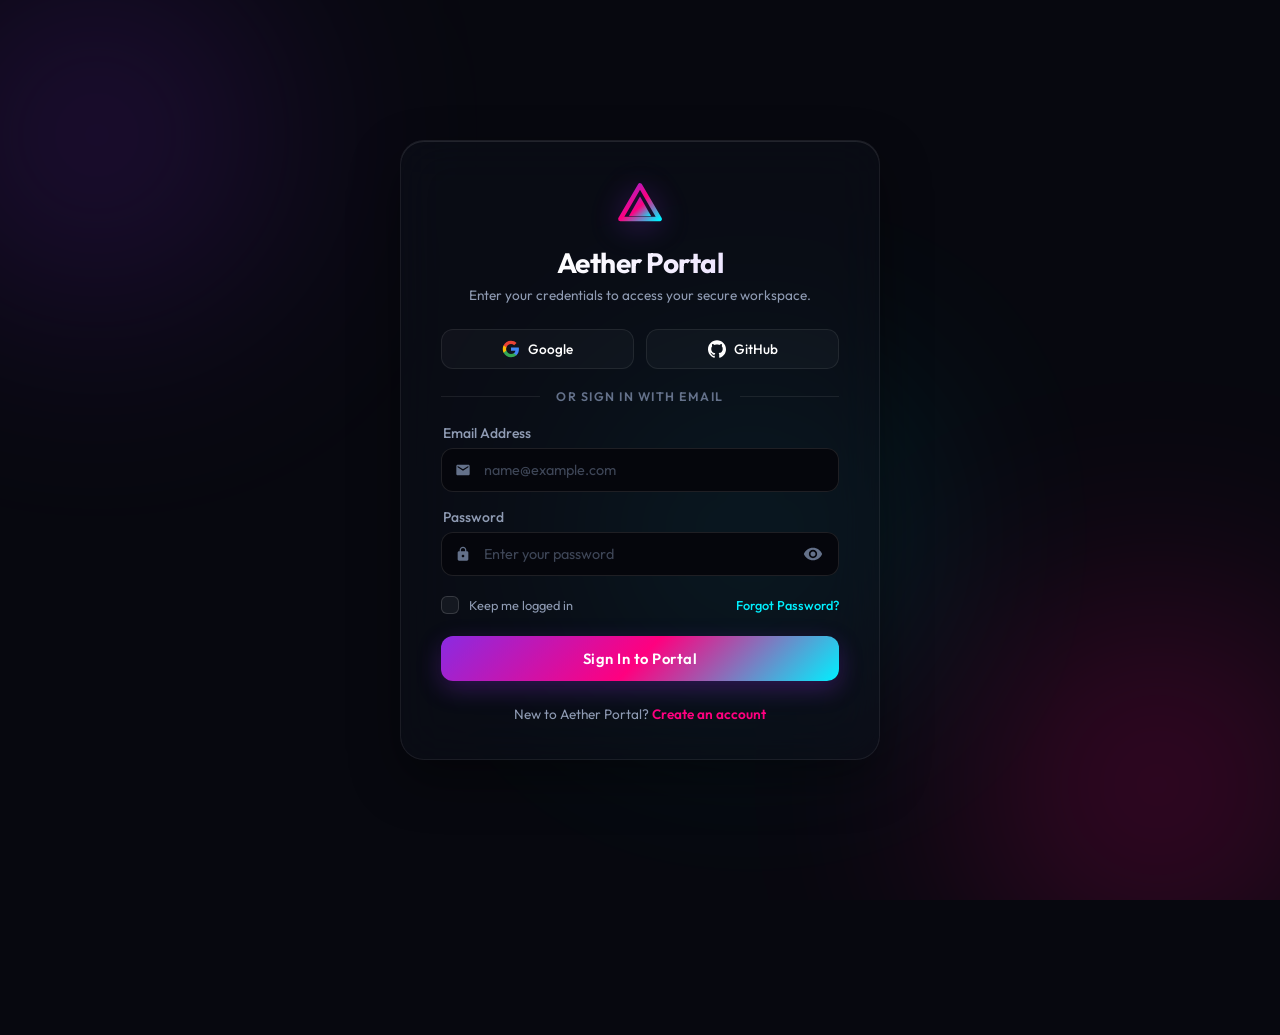
<file: index.html>
<!DOCTYPE html>
<html lang="en">
<head>
    <meta charset="UTF-8">
    <meta name="viewport" content="width=device-width, initial-scale=1.0">
    <title>Sleek Portal | Sign In</title>
    <!-- Meta Description for SEO -->
    <meta name="description" content="Access your workspace securely using our premium, glassmorphic login interface featuring biometric-level visual aesthetics.">
    <!-- Google Fonts: Outfit -->
    <link rel="preconnect" href="https://fonts.googleapis.com">
    <link rel="preconnect" href="https://fonts.gstatic.com" crossorigin>
    <link href="https://fonts.googleapis.com/css2?family=Outfit:wght@300;400;500;600;700;800&display=swap" rel="stylesheet">
    <link rel="stylesheet" href="style.css">
</head>
<body>
    <!-- Decorative Ambient Background Blobs -->
    <div class="bg-blob blob-1" id="blob1"></div>
    <div class="bg-blob blob-2" id="blob2"></div>
    <div class="bg-blob blob-3" id="blob3"></div>

    <!-- Mouse Tracking Spotlight Spot -->
    <div class="mouse-spotlight" id="mouseSpotlight"></div>

    <!-- Main Container -->
    <main class="login-wrapper">
        <div class="login-card" id="loginCard">
            <!-- Glass Overlay Border Glow -->
            <div class="card-glow"></div>
            
            <div class="card-content">
                <!-- Branding Header -->
                <header class="brand-header">
                    <div class="brand-logo">
                        <svg viewBox="0 0 100 100" xmlns="http://www.w3.org/2000/svg">
                            <defs>
                                <linearGradient id="logoGrad" x1="0%" y1="0%" x2="100%" y2="100%">
                                    <stop offset="0%" stop-color="#8a2be2" />
                                    <stop offset="50%" stop-color="#ff007f" />
                                    <stop offset="100%" stop-color="#00f0ff" />
                                </linearGradient>
                            </defs>
                            <polygon points="50,15 85,75 15,75" fill="none" stroke="url(#logoGrad)" stroke-width="8" stroke-linejoin="round"/>
                            <polygon points="50,35 70,70 30,70" fill="url(#logoGrad)" stroke-linejoin="round"/>
                        </svg>
                    </div>
                    <h1 class="brand-title">Aether Portal</h1>
                    <p class="brand-subtitle">Enter your credentials to access your secure workspace.</p>
                </header>

                <!-- Social Authentication -->
                <div class="social-login-container">
                    <button class="social-btn" id="btnGoogle" type="button" aria-label="Sign in with Google">
                        <svg class="icon" viewBox="0 0 24 24" xmlns="http://www.w3.org/2000/svg">
                            <path d="M22.56 12.25c0-.78-.07-1.53-.2-2.25H12v4.26h5.92c-.26 1.37-1.04 2.53-2.21 3.31v2.77h3.57c2.08-1.92 3.28-4.74 3.28-8.09z" fill="#4285F4"/>
                            <path d="M12 23c2.97 0 5.46-.98 7.28-2.66l-3.57-2.77c-.98.66-2.23 1.06-3.71 1.06-2.86 0-5.29-1.93-6.16-4.53H2.18v2.84C3.99 20.53 7.7 23 12 23z" fill="#34A853"/>
                            <path d="M5.84 14.09c-.22-.66-.35-1.36-.35-2.09s.13-1.43.35-2.09V7.06H2.18C1.43 8.55 1 10.22 1 12s.43 3.45 1.18 4.94l2.85-2.22.81-.63z" fill="#FBBC05"/>
                            <path d="M12 5.38c1.62 0 3.06.56 4.21 1.64l3.15-3.15C17.45 2.09 14.97 1 12 1 7.7 1 3.99 3.47 2.18 7.06l3.66 2.84c.87-2.6 3.3-4.53 6.16-4.53z" fill="#EA4335"/>
                        </svg>
                        <span>Google</span>
                    </button>
                    <button class="social-btn" id="btnGithub" type="button" aria-label="Sign in with GitHub">
                        <svg class="icon" viewBox="0 0 24 24" xmlns="http://www.w3.org/2000/svg">
                            <path d="M12 .297c-6.63 0-12 5.373-12 12 0 5.303 3.438 9.8 8.205 11.385.6.113.82-.258.82-.577 0-.285-.01-1.04-.015-2.04-3.338.724-4.042-1.61-4.042-1.61C4.422 18.07 3.633 17.7 3.633 17.7c-1.087-.744.084-.729.084-.729 1.205.084 1.838 1.236 1.838 1.236 1.07 1.835 2.809 1.305 3.495.998.108-.776.417-1.305.76-1.605-2.665-.3-5.466-1.332-5.466-5.93 0-1.31.465-2.38 1.235-3.22-.135-.303-.54-1.523.105-3.176 0 0 1.005-.322 3.3 1.23.96-.267 1.98-.399 3-.405 1.02.006 2.04.138 3 .405 2.28-1.552 3.285-1.23 3.285-1.23.645 1.653.24 2.873.12 3.176.765.84 1.23 1.91 1.23 3.22 0 4.61-2.805 5.625-5.475 5.92.42.36.81 1.096.81 2.22 0 1.606-.015 2.896-.015 3.286 0 .315.21.69.825.57C20.565 22.092 24 17.592 24 12.297c0-6.627-5.373-12-12-12" fill="#FFFFFF"/>
                        </svg>
                        <span>GitHub</span>
                    </button>
                </div>

                <div class="divider">
                    <span>or sign in with email</span>
                </div>

                <!-- Form Section -->
                <form class="login-form" id="loginForm" novalidate>
                    <!-- Email Field -->
                    <div class="input-group" id="groupEmail">
                        <label class="input-label" for="txtEmail">Email Address</label>
                        <div class="input-container">
                            <span class="input-icon">
                                <svg viewBox="0 0 24 24" xmlns="http://www.w3.org/2000/svg">
                                    <path d="M20 4H4c-1.1 0-1.99.9-1.99 2L2 18c0 1.1.9 2 2 2h16c1.1 0 2-.9 2-2V6c0-1.1-.9-2-2-2zm0 4l-8 5-8-5V6l8 5 8-5v2z" fill="currentColor"/>
                                </svg>
                            </span>
                            <input 
                                type="email" 
                                id="txtEmail" 
                                class="form-input" 
                                placeholder="name@example.com" 
                                autocomplete="email" 
                                required
                            >
                            <span class="validity-indicator">
                                <svg viewBox="0 0 24 24" class="valid-icon" xmlns="http://www.w3.org/2000/svg">
                                    <polyline points="20 6 9 17 4 12" fill="none" stroke="currentColor" stroke-width="3" stroke-linecap="round" stroke-linejoin="round"/>
                                </svg>
                            </span>
                        </div>
                        <span class="error-message" id="errEmail">Please enter a valid email address</span>
                    </div>

                    <!-- Password Field -->
                    <div class="input-group" id="groupPassword">
                        <label class="input-label" for="txtPassword">Password</label>
                        <div class="input-container">
                            <span class="input-icon">
                                <svg viewBox="0 0 24 24" xmlns="http://www.w3.org/2000/svg">
                                    <path d="M18 8h-1V6c0-2.76-2.24-5-5-5S7 3.24 7 6v2H6c-1.1 0-2 .9-2 2v10c0 1.1.9 2 2 2h12c1.1 0 2-.9 2-2V10c0-1.1-.9-2-2-2zm-6 9c-1.1 0-2-.9-2-2s.9-2 2-2 2 .9 2 2-.9 2-2 2zm3.1-9H8.9V6c0-1.71 1.39-3.1 3.1-3.1 1.71 0 3.1 1.39 3.1 3.1v2z" fill="currentColor"/>
                                </svg>
                            </span>
                            <input 
                                type="password" 
                                id="txtPassword" 
                                class="form-input" 
                                placeholder="Enter your password" 
                                autocomplete="current-password" 
                                required
                            >
                            <button type="button" class="btn-toggle-password" id="btnTogglePassword" aria-label="Toggle password visibility">
                                <!-- Eye Open Icon -->
                                <svg class="icon-eye-open" viewBox="0 0 24 24" xmlns="http://www.w3.org/2000/svg">
                                    <path d="M12 4.5C7 4.5 2.73 7.61 1 12c1.73 4.39 6 7.5 11 7.5s9.27-3.11 11-7.5c-1.73-4.39-6-7.5-11-7.5zM12 17c-2.76 0-5-2.24-5-5s2.24-5 5-5 5 2.24 5 5-2.24 5-5 5zm0-8c-1.66 0-3 1.34-3 3s1.34 3 3 3 3-1.34 3-3-1.34-3-3-3z" fill="currentColor"/>
                                </svg>
                                <!-- Eye Closed Icon (Hidden initially) -->
                                <svg class="icon-eye-closed hide" viewBox="0 0 24 24" xmlns="http://www.w3.org/2000/svg">
                                    <path d="M12 7c2.76 0 5 2.24 5 5 0 .65-.13 1.26-.36 1.82l2.92 2.92c1.51-1.39 2.69-3.21 3.44-5.24-1.73-4.39-6-7.5-11-7.5-1.4 0-2.74.25-3.98.7l2.16 2.16C10.74 7.13 11.35 7 12 7zM2 4.27l2.28 2.28.46.46C3.08 8.3 1.78 10.02 1 12c1.73 4.39 6 7.5 11 7.5 1.55 0 3.03-.3 4.38-.84l.42.42L19.73 22 21 20.73 3.27 3 2 4.27zM7.53 9.8l1.55 1.55c-.05.21-.08.43-.08.65 0 1.66 1.34 3 3 3 .22 0 .44-.03.65-.08l1.55 1.55c-.67.33-1.41.53-2.2.53-2.76 0-5-2.24-5-5 0-.79.2-1.53.53-2.2zm4.31-.78l3.15 3.15.02-.16c0-1.66-1.34-3-3-3l-.17.01z" fill="currentColor"/>
                                </svg>
                            </button>
                        </div>
                        <span class="error-message" id="errPassword">Password must be at least 6 characters</span>
                    </div>

                    <!-- Helpers Row (Remember Me & Forgot Password) -->
                    <div class="form-helpers">
                        <label class="remember-me-container">
                            <input type="checkbox" id="chkRemember">
                            <span class="custom-checkbox">
                                <svg viewBox="0 0 24 24" xmlns="http://www.w3.org/2000/svg">
                                    <polyline points="20 6 9 17 4 12" fill="none" stroke="currentColor" stroke-width="4" stroke-linecap="round" stroke-linejoin="round"/>
                                </svg>
                            </span>
                            <span class="checkbox-label">Keep me logged in</span>
                        </label>
                        <a href="#" class="forgot-password-link" id="lnkForgot">Forgot Password?</a>
                    </div>

                    <!-- Action Button -->
                    <button type="submit" class="btn-submit" id="btnSubmit">
                        <span class="btn-text">Sign In to Portal</span>
                        <div class="loader" id="submitLoader"></div>
                    </button>
                </form>

                <!-- Signup Prompt -->
                <footer class="card-footer">
                    <p>New to Aether Portal? <a href="signup.html" class="signup-link">Create an account</a></p>
                </footer>
            </div>
        </div>
    </main>

    <!-- Toast Notification Container -->
    <div class="toast-container" id="toastContainer"></div>

    <script src="app.js"></script>
</body>
</html>
</file>
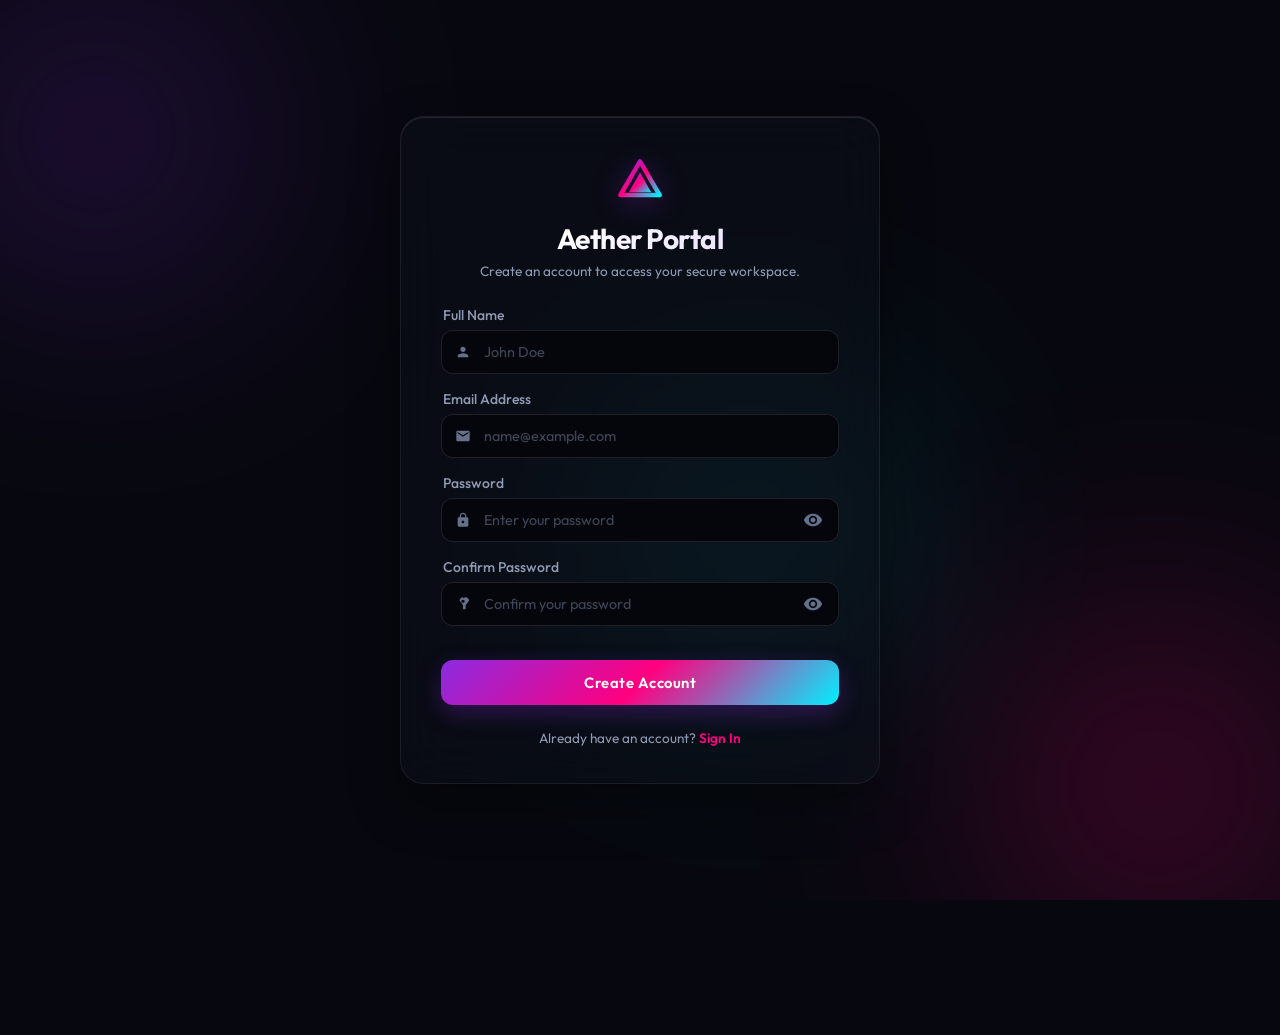
<file: signup.html>
<!DOCTYPE html>
<html lang="en">
<head>
    <meta charset="UTF-8">
    <meta name="viewport" content="width=device-width, initial-scale=1.0">
    <title>Sleek Portal | Sign Up</title>
    <!-- Meta Description for SEO -->
    <meta name="description" content="Create your workspace securely using our premium, glassmorphic login interface featuring biometric-level visual aesthetics.">
    <!-- Google Fonts: Outfit -->
    <link rel="preconnect" href="https://fonts.googleapis.com">
    <link rel="preconnect" href="https://fonts.gstatic.com" crossorigin>
    <link href="https://fonts.googleapis.com/css2?family=Outfit:wght@300;400;500;600;700;800&display=swap" rel="stylesheet">
    <link rel="stylesheet" href="style.css">
</head>
<body>
    <!-- Decorative Ambient Background Blobs -->
    <div class="bg-blob blob-1" id="blob1"></div>
    <div class="bg-blob blob-2" id="blob2"></div>
    <div class="bg-blob blob-3" id="blob3"></div>

    <!-- Mouse Tracking Spotlight Spot -->
    <div class="mouse-spotlight" id="mouseSpotlight"></div>

    <!-- Main Container -->
    <main class="login-wrapper">
        <div class="login-card" id="loginCard">
            <!-- Glass Overlay Border Glow -->
            <div class="card-glow"></div>
            
            <div class="card-content">
                <!-- Branding Header -->
                <header class="brand-header">
                    <div class="brand-logo">
                        <svg viewBox="0 0 100 100" xmlns="http://www.w3.org/2000/svg">
                            <defs>
                                <linearGradient id="logoGrad" x1="0%" y1="0%" x2="100%" y2="100%">
                                    <stop offset="0%" stop-color="#8a2be2" />
                                    <stop offset="50%" stop-color="#ff007f" />
                                    <stop offset="100%" stop-color="#00f0ff" />
                                </linearGradient>
                            </defs>
                            <polygon points="50,15 85,75 15,75" fill="none" stroke="url(#logoGrad)" stroke-width="8" stroke-linejoin="round"/>
                            <polygon points="50,35 70,70 30,70" fill="url(#logoGrad)" stroke-linejoin="round"/>
                        </svg>
                    </div>
                    <h1 class="brand-title">Aether Portal</h1>
                    <p class="brand-subtitle">Create an account to access your secure workspace.</p>
                </header>

                <!-- Form Section -->
                <form class="login-form" id="loginForm" novalidate>
                    <!-- Full Name Field -->
                    <div class="input-group" id="groupName">
                        <label class="input-label" for="txtName">Full Name</label>
                        <div class="input-container">
                            <span class="input-icon">
                                <svg viewBox="0 0 24 24" xmlns="http://www.w3.org/2000/svg">
                                    <path d="M12 12c2.21 0 4-1.79 4-4s-1.79-4-4-4-4 1.79-4 4 1.79 4 4 4zm0 2c-2.67 0-8 1.34-8 4v2h16v-2c0-2.66-5.33-4-8-4z" fill="currentColor"/>
                                </svg>
                            </span>
                            <input 
                                type="text" 
                                id="txtName" 
                                class="form-input" 
                                placeholder="John Doe" 
                                autocomplete="name" 
                                required
                            >
                            <span class="validity-indicator">
                                <svg viewBox="0 0 24 24" class="valid-icon" xmlns="http://www.w3.org/2000/svg">
                                    <polyline points="20 6 9 17 4 12" fill="none" stroke="currentColor" stroke-width="3" stroke-linecap="round" stroke-linejoin="round"/>
                                </svg>
                            </span>
                        </div>
                        <span class="error-message" id="errName">Please enter your full name</span>
                    </div>

                    <!-- Email Field -->
                    <div class="input-group" id="groupEmail">
                        <label class="input-label" for="txtEmail">Email Address</label>
                        <div class="input-container">
                            <span class="input-icon">
                                <svg viewBox="0 0 24 24" xmlns="http://www.w3.org/2000/svg">
                                    <path d="M20 4H4c-1.1 0-1.99.9-1.99 2L2 18c0 1.1.9 2 2 2h16c1.1 0 2-.9 2-2V6c0-1.1-.9-2-2-2zm0 4l-8 5-8-5V6l8 5 8-5v2z" fill="currentColor"/>
                                </svg>
                            </span>
                            <input 
                                type="email" 
                                id="txtEmail" 
                                class="form-input" 
                                placeholder="name@example.com" 
                                autocomplete="email" 
                                required
                            >
                            <span class="validity-indicator">
                                <svg viewBox="0 0 24 24" class="valid-icon" xmlns="http://www.w3.org/2000/svg">
                                    <polyline points="20 6 9 17 4 12" fill="none" stroke="currentColor" stroke-width="3" stroke-linecap="round" stroke-linejoin="round"/>
                                </svg>
                            </span>
                        </div>
                        <span class="error-message" id="errEmail">Please enter a valid email address</span>
                    </div>

                    <!-- Password Field -->
                    <div class="input-group" id="groupPassword">
                        <label class="input-label" for="txtPassword">Password</label>
                        <div class="input-container">
                            <span class="input-icon">
                                <svg viewBox="0 0 24 24" xmlns="http://www.w3.org/2000/svg">
                                    <path d="M18 8h-1V6c0-2.76-2.24-5-5-5S7 3.24 7 6v2H6c-1.1 0-2 .9-2 2v10c0 1.1.9 2 2 2h12c1.1 0 2-.9 2-2V10c0-1.1-.9-2-2-2zm-6 9c-1.1 0-2-.9-2-2s.9-2 2-2 2 .9 2 2-.9 2-2 2zm3.1-9H8.9V6c0-1.71 1.39-3.1 3.1-3.1 1.71 0 3.1 1.39 3.1 3.1v2z" fill="currentColor"/>
                                </svg>
                            </span>
                            <input 
                                type="password" 
                                id="txtPassword" 
                                class="form-input" 
                                placeholder="Enter your password" 
                                autocomplete="new-password" 
                                required
                            >
                            <button type="button" class="btn-toggle-password" id="btnTogglePassword" aria-label="Toggle password visibility">
                                <!-- Eye Open Icon -->
                                <svg class="icon-eye-open" viewBox="0 0 24 24" xmlns="http://www.w3.org/2000/svg">
                                    <path d="M12 4.5C7 4.5 2.73 7.61 1 12c1.73 4.39 6 7.5 11 7.5s9.27-3.11 11-7.5c-1.73-4.39-6-7.5-11-7.5zM12 17c-2.76 0-5-2.24-5-5s2.24-5 5-5 5 2.24 5 5-2.24 5-5 5zm0-8c-1.66 0-3 1.34-3 3s1.34 3 3 3 3-1.34 3-3-1.34-3-3-3z" fill="currentColor"/>
                                </svg>
                                <!-- Eye Closed Icon (Hidden initially) -->
                                <svg class="icon-eye-closed hide" viewBox="0 0 24 24" xmlns="http://www.w3.org/2000/svg">
                                    <path d="M12 7c2.76 0 5 2.24 5 5 0 .65-.13 1.26-.36 1.82l2.92 2.92c1.51-1.39 2.69-3.21 3.44-5.24-1.73-4.39-6-7.5-11-7.5-1.4 0-2.74.25-3.98.7l2.16 2.16C10.74 7.13 11.35 7 12 7zM2 4.27l2.28 2.28.46.46C3.08 8.3 1.78 10.02 1 12c1.73 4.39 6 7.5 11 7.5 1.55 0 3.03-.3 4.38-.84l.42.42L19.73 22 21 20.73 3.27 3 2 4.27zM7.53 9.8l1.55 1.55c-.05.21-.08.43-.08.65 0 1.66 1.34 3 3 3 .22 0 .44-.03.65-.08l1.55 1.55c-.67.33-1.41.53-2.2.53-2.76 0-5-2.24-5-5 0-.79.2-1.53.53-2.2zm4.31-.78l3.15 3.15.02-.16c0-1.66-1.34-3-3-3l-.17.01z" fill="currentColor"/>
                                </svg>
                            </button>
                        </div>
                        <span class="error-message" id="errPassword">Password must be at least 6 characters</span>
                    </div>

                    <!-- Confirm Password Field -->
                    <div class="input-group" id="groupConfirmPassword">
                        <label class="input-label" for="txtConfirmPassword">Confirm Password</label>
                        <div class="input-container">
                            <span class="input-icon">
                                <svg viewBox="0 0 24 24" xmlns="http://www.w3.org/2000/svg">
                                    <path d="M12 2C9.24 2 7 4.24 7 7l5 7v6h4v-6l5-7c0-2.76-2.24-5-5-5-1.92 0-3.56 1.09-4.34 2.66A4.98 4.98 0 0012 2zm0 8.5c-1.38 0-2.5-1.12-2.5-2.5S10.62 5.5 12 5.5s2.5 1.12 2.5 2.5-1.12 2.5-2.5 2.5z" fill="currentColor"/>
                                </svg>
                            </span>
                            <input 
                                type="password" 
                                id="txtConfirmPassword" 
                                class="form-input" 
                                placeholder="Confirm your password" 
                                autocomplete="new-password" 
                                required
                            >
                            <button type="button" class="btn-toggle-password" id="btnToggleConfirmPassword" aria-label="Toggle password visibility">
                                <!-- Eye Open Icon -->
                                <svg class="icon-eye-open" viewBox="0 0 24 24" xmlns="http://www.w3.org/2000/svg">
                                    <path d="M12 4.5C7 4.5 2.73 7.61 1 12c1.73 4.39 6 7.5 11 7.5s9.27-3.11 11-7.5c-1.73-4.39-6-7.5-11-7.5zM12 17c-2.76 0-5-2.24-5-5s2.24-5 5-5 5 2.24 5 5-2.24 5-5 5zm0-8c-1.66 0-3 1.34-3 3s1.34 3 3 3 3-1.34 3-3-1.34-3-3-3z" fill="currentColor"/>
                                </svg>
                                <!-- Eye Closed Icon (Hidden initially) -->
                                <svg class="icon-eye-closed hide" viewBox="0 0 24 24" xmlns="http://www.w3.org/2000/svg">
                                    <path d="M12 7c2.76 0 5 2.24 5 5 0 .65-.13 1.26-.36 1.82l2.92 2.92c1.51-1.39 2.69-3.21 3.44-5.24-1.73-4.39-6-7.5-11-7.5-1.4 0-2.74.25-3.98.7l2.16 2.16C10.74 7.13 11.35 7 12 7zM2 4.27l2.28 2.28.46.46C3.08 8.3 1.78 10.02 1 12c1.73 4.39 6 7.5 11 7.5 1.55 0 3.03-.3 4.38-.84l.42.42L19.73 22 21 20.73 3.27 3 2 4.27zM7.53 9.8l1.55 1.55c-.05.21-.08.43-.08.65 0 1.66 1.34 3 3 3 .22 0 .44-.03.65-.08l1.55 1.55c-.67.33-1.41.53-2.2.53-2.76 0-5-2.24-5-5 0-.79.2-1.53.53-2.2zm4.31-.78l3.15 3.15.02-.16c0-1.66-1.34-3-3-3l-.17.01z" fill="currentColor"/>
                                </svg>
                            </button>
                            <span class="validity-indicator">
                                <svg viewBox="0 0 24 24" class="valid-icon" xmlns="http://www.w3.org/2000/svg">
                                    <polyline points="20 6 9 17 4 12" fill="none" stroke="currentColor" stroke-width="3" stroke-linecap="round" stroke-linejoin="round"/>
                                </svg>
                            </span>
                        </div>
                        <span class="error-message" id="errConfirmPassword">Passwords do not match</span>
                    </div>

                    <!-- Spacer -->
                    <div style="height: 2px;"></div>

                    <!-- Action Button -->
                    <button type="submit" class="btn-submit" id="btnSubmit">
                        <span class="btn-text">Create Account</span>
                        <div class="loader" id="submitLoader"></div>
                    </button>
                </form>

                <!-- Signup Prompt -->
                <footer class="card-footer">
                    <p>Already have an account? <a href="index.html" class="signup-link">Sign In</a></p>
                </footer>
            </div>
        </div>
    </main>

    <!-- Toast Notification Container -->
    <div class="toast-container" id="toastContainer"></div>

    <script src="app.js"></script>
</body>
</html>
</file>
<file: style.css>
/* ==========================================================================
   Premium Design System & Reset
   ========================================================================== */
*, *::before, *::after {
    box-sizing: border-box;
    margin: 0;
    padding: 0;
}

:root {
    /* Color Palette */
    --color-bg-dark: #07080f;
    --color-card-bg: rgba(13, 16, 27, 0.5);
    --color-card-border: rgba(255, 255, 255, 0.07);
    --color-card-glow: rgba(138, 43, 226, 0.15);
    
    --color-text-primary: #ffffff;
    --color-text-secondary: #8f9bb3;
    --color-text-muted: #64718a;
    
    /* Neon Accents */
    --color-accent-violet: #8a2be2;
    --color-accent-pink: #ff007f;
    --color-accent-cyan: #00f0ff;
    
    --grad-primary: linear-gradient(135deg, var(--color-accent-violet) 0%, var(--color-accent-pink) 50%, var(--color-accent-cyan) 100%);
    --grad-hover: linear-gradient(135deg, #9b44ef 0%, #ff2d97 50%, #2bf1ff 100%);
    
    /* System Colors */
    --color-error: #ff4757;
    --color-error-bg: rgba(255, 71, 87, 0.1);
    --color-success: #2ed573;
    --color-success-bg: rgba(46, 213, 115, 0.15);
    
    /* Typography */
    --font-primary: 'Outfit', -apple-system, BlinkMacSystemFont, 'Segoe UI', Roboto, sans-serif;
    
    /* Transitions */
    --transition-fast: 0.2s cubic-bezier(0.4, 0, 0.2, 1);
    --transition-normal: 0.35s cubic-bezier(0.4, 0, 0.2, 1);
    --transition-slow: 0.6s cubic-bezier(0.2, 0.8, 0.2, 1);
}

html, body {
    width: 100%;
    height: 100dvh;
    overflow: hidden;
}

body {
    background-color: var(--color-bg-dark);
    color: var(--color-text-primary);
    font-family: var(--font-primary);
    display: flex;
    justify-content: center;
    align-items: center;
    position: relative;
}

/* ==========================================================================
   Ambient Animated Background
   ========================================================================== */
.bg-blob {
    position: absolute;
    border-radius: 50%;
    filter: blur(120px);
    opacity: 0.35;
    z-index: 1;
    pointer-events: none;
    transition: transform 1.5s ease-in-out;
}

.blob-1 {
    width: 450px;
    height: 450px;
    background: radial-gradient(circle, var(--color-accent-violet) 0%, transparent 70%);
    top: -10%;
    left: -10%;
    animation: floatBlob1 25s infinite alternate ease-in-out;
}

.blob-2 {
    width: 500px;
    height: 500px;
    background: radial-gradient(circle, var(--color-accent-pink) 0%, transparent 70%);
    bottom: -15%;
    right: -10%;
    animation: floatBlob2 30s infinite alternate ease-in-out;
}

.blob-3 {
    width: 350px;
    height: 350px;
    background: radial-gradient(circle, var(--color-accent-cyan) 0%, transparent 70%);
    top: 40%;
    left: 45%;
    animation: floatBlob3 20s infinite alternate ease-in-out;
}

/* Dynamic Cursor Spotlight */
.mouse-spotlight {
    position: absolute;
    width: 600px;
    height: 600px;
    background: radial-gradient(circle, rgba(138, 43, 226, 0.08) 0%, transparent 60%);
    border-radius: 50%;
    pointer-events: none;
    transform: translate(-50%, -50%);
    z-index: 2;
    mix-blend-mode: screen;
    opacity: 0;
    transition: opacity 0.5s ease;
}

body:hover .mouse-spotlight {
    opacity: 1;
}

@keyframes floatBlob1 {
    0% { transform: translate(0, 0) scale(1); }
    100% { transform: translate(100px, 80px) scale(1.15); }
}

@keyframes floatBlob2 {
    0% { transform: translate(0, 0) scale(1.1); }
    100% { transform: translate(-120px, -80px) scale(0.9); }
}

@keyframes floatBlob3 {
    0% { transform: translate(0, 0) scale(0.9); }
    100% { transform: translate(70px, -60px) scale(1.2); }
}

/* ==========================================================================
   Login Wrapper & Center Alignment
   ========================================================================== */
.login-wrapper {
    width: 100%;
    height: 100%;
    padding: 16px;
    display: flex;
    justify-content: center;
    align-items: center;
    position: relative;
    z-index: 5;
}

/* ==========================================================================
   Modern Glassmorphic Login Card
   ========================================================================== */
.login-card {
    width: 100%;
    max-width: 480px;
    background: var(--color-card-bg);
    backdrop-filter: blur(24px);
    -webkit-backdrop-filter: blur(24px);
    border: 1px solid var(--color-card-border);
    border-radius: 24px;
    position: relative;
    overflow: hidden;
    box-shadow: 0 20px 50px rgba(0, 0, 0, 0.4), 
                inset 0 1px 0 rgba(255, 255, 255, 0.1);
    transform: translateY(20px);
    opacity: 0;
    animation: cardEntrance 0.8s cubic-bezier(0.16, 1, 0.3, 1) forwards;
    transition: box-shadow var(--transition-normal), border-color var(--transition-normal);
}

.login-card:hover {
    border-color: rgba(255, 255, 255, 0.12);
    box-shadow: 0 25px 60px rgba(0, 0, 0, 0.5), 
                0 0 30px var(--color-card-glow),
                inset 0 1px 0 rgba(255, 255, 255, 0.15);
}

@keyframes cardEntrance {
    to {
        transform: translateY(0);
        opacity: 1;
    }
}

.card-content {
    padding: 36px 40px;
    position: relative;
    z-index: 10;
}

/* ==========================================================================
   Card Header & Branding
   ========================================================================== */
.brand-header {
    text-align: center;
    margin-bottom: 24px;
}

.brand-logo {
    width: 56px;
    height: 56px;
    margin: 0 auto 12px;
    display: flex;
    justify-content: center;
    align-items: center;
    filter: drop-shadow(0 4px 15px rgba(138, 43, 226, 0.4));
    animation: pulseLogo 3s infinite ease-in-out;
}

@keyframes pulseLogo {
    0%, 100% { transform: scale(1); filter: drop-shadow(0 4px 15px rgba(138, 43, 226, 0.4)); }
    50% { transform: scale(1.05); filter: drop-shadow(0 6px 22px rgba(0, 240, 255, 0.6)); }
}

.brand-title {
    font-size: 1.75rem;
    font-weight: 700;
    letter-spacing: -0.5px;
    background: linear-gradient(120deg, #ffffff 30%, #e1d3ff 100%);
    -webkit-background-clip: text;
    -webkit-text-fill-color: transparent;
    background-clip: text;
    margin-bottom: 6px;
}

.brand-subtitle {
    font-size: 0.85rem;
    color: var(--color-text-secondary);
    line-height: 1.4;
    font-weight: 400;
}

/* ==========================================================================
   Social Login
   ========================================================================== */
.social-login-container {
    display: grid;
    grid-template-columns: 1fr 1fr;
    gap: 12px;
    margin-bottom: 20px;
}

.social-btn {
    background: rgba(255, 255, 255, 0.03);
    border: 1px solid rgba(255, 255, 255, 0.08);
    border-radius: 12px;
    padding: 10px 12px;
    color: var(--color-text-primary);
    font-family: var(--font-primary);
    font-size: 0.85rem;
    font-weight: 500;
    display: flex;
    align-items: center;
    justify-content: center;
    gap: 8px;
    cursor: pointer;
    transition: all var(--transition-fast);
    min-width: 0;
    overflow: hidden;
    white-space: nowrap;
}

.social-btn:hover {
    background: rgba(255, 255, 255, 0.08);
    border-color: rgba(255, 255, 255, 0.2);
    transform: translateY(-2px);
    box-shadow: 0 4px 15px rgba(0, 0, 0, 0.2);
}

.social-btn:active {
    transform: translateY(0);
}

.social-btn .icon {
    width: 18px;
    height: 18px;
}

/* Divider styling */
.divider {
    display: flex;
    align-items: center;
    text-align: center;
    margin-bottom: 20px;
}

.divider::before, .divider::after {
    content: '';
    flex: 1;
    border-bottom: 1px solid rgba(255, 255, 255, 0.08);
}

.divider span {
    padding: 0 16px;
    font-size: 0.775rem;
    color: var(--color-text-muted);
    text-transform: uppercase;
    letter-spacing: 1.5px;
    font-weight: 600;
}

/* ==========================================================================
   Interactive Input Forms
   ========================================================================== */
.login-form {
    display: flex;
    flex-direction: column;
    gap: 16px;
}

.input-group {
    display: flex;
    flex-direction: column;
    gap: 6px;
    position: relative;
}

.input-label {
    font-size: 0.875rem;
    font-weight: 500;
    color: var(--color-text-secondary);
    transition: color var(--transition-fast);
    padding-left: 2px;
}

.input-container {
    position: relative;
    display: flex;
    align-items: center;
    border-radius: 12px;
    z-index: 1;
}

/* Animated gradient border overlay */
.input-container::before {
    content: '';
    position: absolute;
    top: -2px;
    left: -2px;
    right: -2px;
    bottom: -2px;
    border-radius: 14px;
    background: conic-gradient(
        from var(--border-angle, 0deg),
        var(--color-accent-violet),
        var(--color-accent-pink),
        var(--color-accent-cyan),
        var(--color-accent-violet)
    );
    z-index: -1;
    opacity: 0;
    transition: opacity 0.3s ease;
    animation: rotateBorder 3s linear infinite;
}

@property --border-angle {
    syntax: '<angle>';
    initial-value: 0deg;
    inherits: false;
}

@keyframes rotateBorder {
    to {
        --border-angle: 360deg;
    }
}

/* Show the animated border on focus-within */
.input-container:focus-within::before {
    opacity: 1;
}

/* Inner mask to show only the border line */
.input-container::after {
    content: '';
    position: absolute;
    top: 0;
    left: 0;
    right: 0;
    bottom: 0;
    border-radius: 12px;
    background: var(--color-bg-dark);
    z-index: -1;
}

.form-input {
    width: 100%;
    background: rgba(0, 0, 0, 0.2);
    border: 1px solid rgba(255, 255, 255, 0.1);
    border-radius: 12px;
    padding: 12px 16px 12px 42px;
    color: var(--color-text-primary);
    font-family: var(--font-primary);
    font-size: 0.9rem;
    transition: all var(--transition-normal);
    position: relative;
    z-index: 1;
}

.form-input::placeholder {
    color: var(--color-text-muted);
    opacity: 0.6;
}

/* Input prefix icons */
.input-icon {
    position: absolute;
    left: 14px;
    width: 16px;
    height: 16px;
    color: var(--color-text-muted);
    transition: color var(--transition-fast);
    pointer-events: none;
    display: flex;
    align-items: center;
    justify-content: center;
    z-index: 2;
}

.input-icon svg {
    width: 100%;
    height: 100%;
}

/* Password eye-toggle button */
.btn-toggle-password {
    position: absolute;
    right: 16px;
    background: none;
    border: none;
    color: var(--color-text-muted);
    cursor: pointer;
    width: 20px;
    height: 20px;
    display: flex;
    align-items: center;
    justify-content: center;
    transition: color var(--transition-fast);
    padding: 0;
    z-index: 2;
}

.btn-toggle-password:hover {
    color: var(--color-text-primary);
}

.btn-toggle-password svg {
    width: 100%;
    height: 100%;
}

/* Validity indicator z-index fix */
.validity-indicator {
    z-index: 2;
}

/* Input Focus States */
.form-input:focus {
    outline: none;
    border-color: transparent;
    background: rgba(0, 0, 0, 0.35);
    box-shadow: 0 0 20px rgba(138, 43, 226, 0.2),
                0 0 40px rgba(0, 240, 255, 0.08);
}

/* Focus effects on parents */
.input-group:focus-within .input-label {
    color: var(--color-accent-cyan);
}

.input-group:focus-within .input-icon {
    color: var(--color-accent-cyan);
}

/* ==========================================================================
   Validation Indicators & Error Animations
   ========================================================================== */
.validity-indicator {
    position: absolute;
    right: 16px;
    width: 18px;
    height: 18px;
    color: var(--color-success);
    opacity: 0;
    transform: scale(0.6);
    transition: all var(--transition-fast);
    pointer-events: none;
    display: flex;
    align-items: center;
    justify-content: center;
}

/* Adjust right positioning for password input with eye toggle */
#groupPassword .validity-indicator,
#groupConfirmPassword .validity-indicator {
    right: 48px;
}

.validity-indicator svg {
    width: 100%;
    height: 100%;
}

/* Dynamic State Classes */
.input-group.success .form-input {
    border-color: rgba(46, 213, 115, 0.4);
    box-shadow: 0 0 10px rgba(46, 213, 115, 0.1);
}

.input-group.success .validity-indicator {
    opacity: 1;
    transform: scale(1);
}

.input-group.success .input-icon {
    color: var(--color-success);
}

.input-group.error .form-input {
    border-color: rgba(255, 71, 87, 0.5);
    background-color: var(--color-error-bg);
}

.input-group.error .input-icon {
    color: var(--color-error);
}

.input-group.error .input-label {
    color: var(--color-error);
}

.error-message {
    font-size: 0.775rem;
    color: var(--color-error);
    margin-top: 4px;
    padding-left: 2px;
    display: none;
    align-items: center;
    animation: slideDown 0.25s cubic-bezier(0.16, 1, 0.3, 1) forwards;
}

@keyframes slideDown {
    from {
        transform: translateY(-8px);
        opacity: 0;
    }
    to {
        transform: translateY(0);
        opacity: 1;
    }
}

/* Shake Animation on Validation Failure */
.shake {
    animation: shakeCard 0.4s ease-in-out;
}

@keyframes shakeCard {
    0%, 100% { transform: translateX(0); }
    20%, 60% { transform: translateX(-6px); }
    40%, 80% { transform: translateX(6px); }
}

/* ==========================================================================
   Form Helpers (Checkbox & Forgot Password)
   ========================================================================== */
.form-helpers {
    display: flex;
    justify-content: space-between;
    align-items: center;
    margin-top: 4px;
    margin-bottom: 6px;
    font-size: 0.8rem;
    flex-wrap: nowrap;
    gap: 8px;
}

/* Remember Me Checkbox */
.remember-me-container {
    display: flex;
    align-items: center;
    cursor: pointer;
    user-select: none;
}

.remember-me-container input {
    position: absolute;
    opacity: 0;
    cursor: pointer;
    height: 0;
    width: 0;
}

.custom-checkbox {
    height: 18px;
    width: 18px;
    background: rgba(255, 255, 255, 0.05);
    border: 1px solid rgba(255, 255, 255, 0.15);
    border-radius: 6px;
    margin-right: 10px;
    display: flex;
    align-items: center;
    justify-content: center;
    transition: all var(--transition-fast);
    color: var(--color-bg-dark);
}

.remember-me-container:hover .custom-checkbox {
    border-color: var(--color-accent-cyan);
    background: rgba(255, 255, 255, 0.08);
}

.remember-me-container input:checked ~ .custom-checkbox {
    background: var(--color-accent-cyan);
    border-color: var(--color-accent-cyan);
    color: #07080f;
    box-shadow: 0 0 10px rgba(0, 240, 255, 0.3);
}

.custom-checkbox svg {
    width: 12px;
    height: 12px;
    opacity: 0;
    transform: scale(0.5);
    transition: all var(--transition-fast);
}

.remember-me-container input:checked ~ .custom-checkbox svg {
    opacity: 1;
    transform: scale(1);
}

.checkbox-label {
    color: var(--color-text-secondary);
    transition: color var(--transition-fast);
}

.remember-me-container:hover .checkbox-label {
    color: var(--color-text-primary);
}

/* Forgot Password Link */
.forgot-password-link {
    color: var(--color-accent-cyan);
    text-decoration: none;
    font-weight: 500;
    transition: all var(--transition-fast);
    position: relative;
}

.forgot-password-link::after {
    content: '';
    position: absolute;
    width: 100%;
    transform: scaleX(0);
    height: 1.5px;
    bottom: -2px;
    left: 0;
    background: var(--color-accent-cyan);
    transform-origin: bottom right;
    transition: transform var(--transition-fast);
}

.forgot-password-link:hover {
    color: #4df4ff;
    text-shadow: 0 0 8px rgba(0, 240, 255, 0.3);
}

.forgot-password-link:hover::after {
    transform: scaleX(1);
    transform-origin: bottom left;
}

/* ==========================================================================
   Primary Glowing Submit Button
   ========================================================================== */
.btn-submit {
    position: relative;
    background: var(--grad-primary);
    border: none;
    border-radius: 12px;
    padding: 13px 24px;
    color: #ffffff;
    font-family: var(--font-primary);
    font-size: 0.925rem;
    font-weight: 600;
    letter-spacing: 0.5px;
    cursor: pointer;
    display: flex;
    justify-content: center;
    align-items: center;
    overflow: hidden;
    box-shadow: 0 8px 24px rgba(138, 43, 226, 0.3),
                0 2px 4px rgba(0, 0, 0, 0.1);
    transition: all var(--transition-normal);
}

.btn-submit::before {
    content: '';
    position: absolute;
    top: 0;
    left: 0;
    width: 100%;
    height: 100%;
    background: var(--grad-hover);
    opacity: 0;
    transition: opacity var(--transition-normal);
    z-index: 1;
}

.btn-submit:hover {
    transform: translateY(-2px);
    box-shadow: 0 12px 30px rgba(138, 43, 226, 0.5),
                0 0 15px rgba(0, 240, 255, 0.2);
}

.btn-submit:hover::before {
    opacity: 1;
}

.btn-submit:active {
    transform: translateY(0);
}

.btn-text {
    position: relative;
    z-index: 5;
    transition: transform var(--transition-fast);
}

/* Loading state for button */
.loader {
    width: 24px;
    height: 24px;
    border: 2.5px solid #ffffff;
    border-radius: 50%;
    position: absolute;
    z-index: 5;
    opacity: 0;
    pointer-events: none;
}

@keyframes ripple {
    0% { 
        transform: scale(0.5); 
        opacity: 1; 
    }
    100% { 
        transform: scale(2.2); 
        opacity: 0; 
    }
}

.btn-submit.loading .btn-text {
    transform: translateY(-30px);
    opacity: 0;
}

.btn-submit.loading .loader {
    animation: ripple 1.25s cubic-bezier(0.16, 1, 0.3, 1) infinite;
}

/* ==========================================================================
   Footer Settings
   ========================================================================== */
.card-footer {
    margin-top: 24px;
    text-align: center;
    font-size: 0.85rem;
    color: var(--color-text-secondary);
}

.signup-link {
    color: var(--color-accent-pink);
    text-decoration: none;
    font-weight: 600;
    transition: all var(--transition-fast);
}

.signup-link:hover {
    color: #ff3399;
    text-shadow: 0 0 8px rgba(255, 0, 127, 0.3);
    text-decoration: underline;
}

/* ==========================================================================
   Toast Notification Styling
   ========================================================================== */
.toast-container {
    position: fixed;
    top: 24px;
    right: 24px;
    display: flex;
    flex-direction: column;
    gap: 12px;
    z-index: 100;
    pointer-events: none;
}

.toast {
    background: rgba(13, 16, 27, 0.8);
    backdrop-filter: blur(16px);
    -webkit-backdrop-filter: blur(16px);
    border: 1px solid rgba(255, 255, 255, 0.08);
    border-radius: 12px;
    padding: 16px 20px;
    min-width: 300px;
    box-shadow: 0 10px 30px rgba(0, 0, 0, 0.3);
    display: flex;
    align-items: center;
    gap: 14px;
    transform: translateX(120%);
    opacity: 0;
    transition: all 0.4s cubic-bezier(0.16, 1, 0.3, 1);
    pointer-events: auto;
}

.toast.show {
    transform: translateX(0);
    opacity: 1;
}

.toast.success {
    border-left: 4px solid var(--color-success);
}

.toast.error {
    border-left: 4px solid var(--color-error);
}

.toast-icon {
    width: 22px;
    height: 22px;
    display: flex;
    align-items: center;
    justify-content: center;
}

.toast.success .toast-icon { color: var(--color-success); }
.toast.error .toast-icon { color: var(--color-error); }

.toast-icon svg {
    width: 100%;
    height: 100%;
}

.toast-content {
    display: flex;
    flex-direction: column;
    gap: 2px;
}

.toast-title {
    font-size: 0.9rem;
    font-weight: 600;
    color: var(--color-text-primary);
}

.toast-message {
    font-size: 0.8rem;
    color: var(--color-text-secondary);
}

/* Helper Utilities */
.hide {
    display: none !important;
}

/* ==========================================================================
   Responsive: Tablets & Small Desktops
   ========================================================================== */
@media (max-width: 520px) {
    .login-wrapper {
        padding: 16px 8px;
    }

    .login-card {
        max-width: 100%;
        border-radius: 18px;
    }

    .card-content {
        padding: 20px 20px;
    }

    .brand-header {
        margin-bottom: 14px;
    }

    .brand-logo {
        width: 40px;
        height: 40px;
        margin-bottom: 8px;
    }

    .brand-title {
        font-size: 1.35rem;
    }

    .brand-subtitle {
        font-size: 0.75rem;
        line-height: 1.3;
    }

    .social-login-container {
        gap: 8px;
        margin-bottom: 16px;
    }

    .social-btn {
        padding: 12px 10px;
        font-size: 0.85rem;
        gap: 6px;
        border-radius: 8px;
    }

    .social-btn .icon {
        width: 14px;
        height: 14px;
        flex-shrink: 0;
    }

    .divider {
        margin-bottom: 16px;
    }

    .divider span {
        font-size: 0.65rem;
        padding: 0 8px;
        letter-spacing: 1px;
    }

    .login-form {
        gap: 16px;
    }

    .input-group {
        gap: 8px;
    }

    .form-input {
        padding: 12px 12px 12px 34px;
        font-size: 0.85rem;
        border-radius: 8px;
    }

    .input-label {
        font-size: 0.75rem;
    }

    .input-icon {
        left: 10px;
        width: 14px;
        height: 14px;
    }

    .btn-toggle-password {
        right: 10px;
        width: 16px;
        height: 16px;
    }

    .validity-indicator {
        right: 10px;
    }

    #groupPassword .validity-indicator,
    #groupConfirmPassword .validity-indicator {
        right: 34px;
    }

    .form-helpers {
        font-size: 0.7rem;
        margin-top: 4px;
        margin-bottom: 8px;
    }

    .custom-checkbox {
        height: 14px;
        width: 14px;
        margin-right: 6px;
        border-radius: 4px;
    }

    .custom-checkbox svg {
        width: 10px;
        height: 10px;
    }

    .btn-submit {
        padding: 13px 18px;
        font-size: 0.9rem;
        border-radius: 8px;
    }

    .card-footer {
        margin-top: 14px;
        font-size: 0.75rem;
    }

    /* Animated border shrink */
    .input-container::before {
        top: -2px;
        left: -2px;
        right: -2px;
        bottom: -2px;
        border-radius: 10px;
    }

    .input-container::after {
        border-radius: 8px;
    }

    .input-container {
        border-radius: 8px;
    }

    /* Toast for mobile */
    .toast-container {
        top: 8px;
        right: 8px;
        left: 8px;
    }

    .toast {
        min-width: unset;
        width: 100%;
        padding: 10px 14px;
        border-radius: 8px;
    }
}

/* ==========================================================================
   Responsive: Small Phones (360px and below)
   ========================================================================== */
@media (max-width: 380px) {
    .login-wrapper {
        padding: 16px 8px;
    }

    .card-content {
        padding: 16px 14px;
    }

    .brand-header {
        margin-bottom: 10px;
    }

    .brand-logo {
        width: 34px;
        height: 34px;
        margin-bottom: 6px;
    }

    .brand-title {
        font-size: 1.2rem;
    }

    .brand-subtitle {
        font-size: 0.7rem;
    }

    .social-login-container {
        gap: 6px;
        margin-bottom: 16px;
    }

    .social-btn {
        padding: 10px 6px;
        font-size: 0.8rem;
        gap: 4px;
        border-radius: 7px;
    }

    .social-btn .icon {
        width: 13px;
        height: 13px;
    }

    .divider {
        margin-bottom: 16px;
    }

    .divider span {
        font-size: 0.6rem;
        padding: 0 6px;
        letter-spacing: 0.5px;
    }

    .login-form {
        gap: 14px;
    }

    .input-group {
        gap: 6px;
    }

    .form-input {
        padding: 12px 10px 12px 32px;
        font-size: 0.8rem;
        border-radius: 7px;
    }

    .input-label {
        font-size: 0.7rem;
    }

    .input-icon {
        left: 9px;
        width: 13px;
        height: 13px;
    }

    .btn-toggle-password {
        right: 8px;
        width: 14px;
        height: 14px;
    }

    .form-helpers {
        font-size: 0.65rem;
        margin-top: 4px;
        margin-bottom: 8px;
    }

    .forgot-password-link {
        white-space: nowrap;
    }

    .custom-checkbox {
        height: 13px;
        width: 13px;
        margin-right: 5px;
        border-radius: 3px;
    }

    .custom-checkbox svg {
        width: 9px;
        height: 9px;
    }

    .btn-submit {
        padding: 12px 14px;
        font-size: 0.85rem;
        border-radius: 7px;
    }

    .card-footer {
        margin-top: 10px;
        font-size: 0.7rem;
    }

    .input-container {
        border-radius: 7px;
    }

    .input-container::before {
        border-radius: 9px;
    }

    .input-container::after {
        border-radius: 7px;
    }
}

/* ==========================================================================
   Fit-in-viewport: Ensure card fits on short viewports
   ========================================================================== */
@media (max-height: 700px) {
    .login-wrapper {
        padding: 8px 16px;
    }

    .card-content {
        padding: 20px 28px;
    }

    .brand-header {
        margin-bottom: 12px;
    }

    .brand-logo {
        width: 38px;
        height: 38px;
        margin-bottom: 6px;
    }

    .brand-title {
        font-size: 1.3rem;
    }

    .brand-subtitle {
        font-size: 0.72rem;
    }

    .social-login-container {
        margin-bottom: 10px;
        gap: 8px;
    }

    .social-btn {
        padding: 7px 8px;
    }

    .divider {
        margin-bottom: 10px;
    }

    .login-form {
        gap: 10px;
    }

    .input-group {
        gap: 4px;
    }

    .form-input {
        padding: 9px 12px 9px 38px;
    }

    .form-helpers {
        margin-top: 0;
        margin-bottom: 0;
    }

    .btn-submit {
        padding: 10px 18px;
    }

    .card-footer {
        margin-top: 12px;
    }
}
</file>
